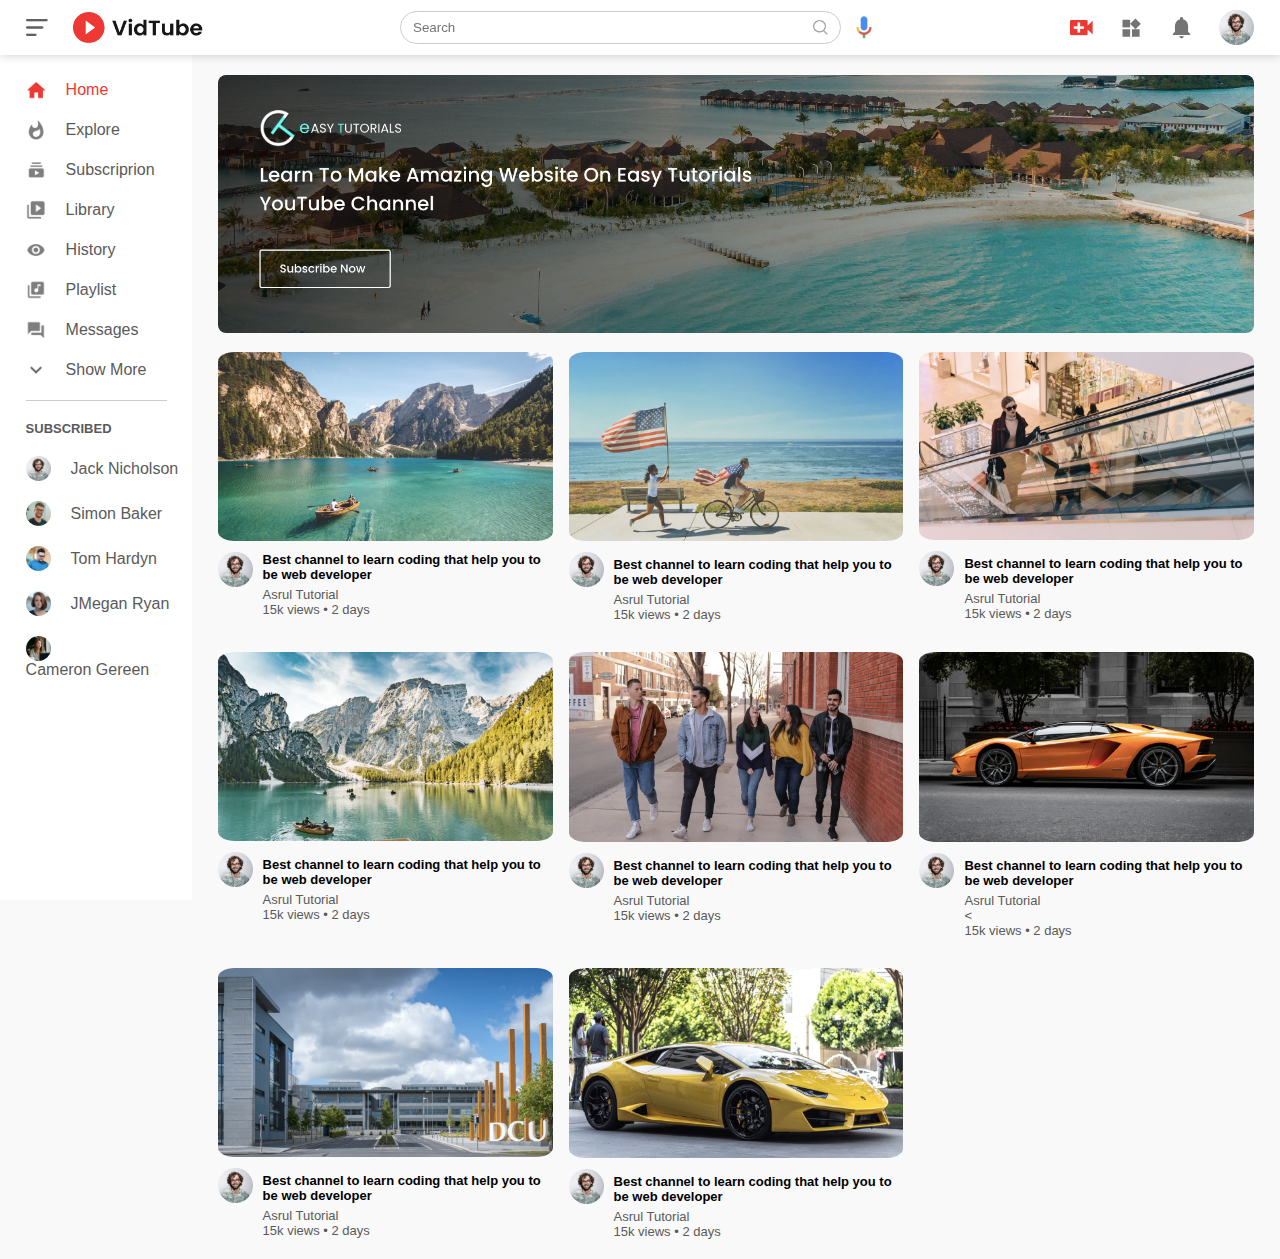
<file: index.html>
<!DOCTYPE html>
<html lang="en">
<head>
    <meta charset="UTF-8">
    <meta http-equiv="X-UA-Compatible" content="IE=edge">
    <meta name="viewport" content="width=device-width, initial-scale=1.0">
    <title>Youtube</title>
    <link rel="stylesheet" href="style.css">

</head>
<body>
    <nav class="flex-div">
        <div class="nav-left flex-div">
            <img src="images/menu.png" class="menu-icon">
            <img src="images/logo.png" class="logo">
        </div>
        <div class="nav-middle flex-div">
            <div class="search-box flex-div">
                <input type="text" placeholder="Search">
                <img src="images/search.png">
            </div>
            <img src="images/voice-search.png" class="mic-icon">
        </div>
        <div class="nav-right flex-div">
            <img src="images/upload.png">
            <img src="images/more.png">
            <img src="images/notification.png">
            <img src="images/Jack.png" class="user-icon">   
        </div>
    </nav>
    <!-- ------ sidebar-------- -->
    <div class="sidebar">
        <div class="shortcut-links">
            <a href=""><img src="images/home.png"><p>Home</p></a>
            <a href=""><img src="images/explore.png"><p>Explore</p></a>
            <a href=""><img src="images/subscriprion.png"><p>Subscriprion</p></a>
            <a href=""><img src="images/library.png"><p>Library</p></a>
            <a href=""><img src="images/history.png"><p>History</p></a>
            <a href=""><img src="images/playlist.png"><p>Playlist</p></a>
            <a href=""><img src="images/messages.png"><p>Messages</p></a>
            <a href=""><img src="images/show-more.png"><p>Show More</p></a>
            <hr>
        </div>
        <div class="subscribed-list">
            <h3>SUBSCRIBED</h3>
            <a href=""><img src="images/Jack.png"><p>Jack Nicholson</p></a>
            <a href=""><img src="images/simon.png"><p>Simon Baker</p></a>
            <a href=""><img src="images/tom.png"><p>Tom Hardyn</p></a>
            <a href=""><img src="images/megan.png"><p>JMegan Ryan</p></a>
            <a href=""><img src="images/cameron.png"><p>Cameron Gereen</p></a>

        </div>
    </div>
    <!-------- main---- -->
    <div class="container">
        <div class="banner">
            <img src="images/banner.png">
        </div>
    
        <div class="list-container">
            <div class="vid-list">
                <a href="play-video.html"><img src="images/thumbnail1.png" class="thumbnail"></a> 
                <div class="flex-div">
                    <img src="images/Jack.png">
                    <div class="vid-info">
                        <a href="play-video.html">Best channel to learn coding that help you to be web developer</a>
                        <p>Asrul Tutorial</p>
                        <p>15k views &bull; 2 days</p>
                    </div>
                </div>
            </div>
            <div class="vid-list">
                <a href=""><img src="images/thumbnail2.png" class="thumbnail"</a>
                <div class="flex-div">
                    <img src="images/Jack.png">
                    <div class="vid-info">
                        <a href="">Best channel to learn coding that help you to be web developer</a>
                        <p>Asrul Tutorial</p>
                        <p>15k views &bull; 2 days</p>
                    </div>
                </div>
            </div>
            <div class="vid-list">
                <a href=""><img src="images/thumbnail3.png" class="thumbnail"</a>
                <div class="flex-div">
                    <img src="images/Jack.png">
                    <div class="vid-info">
                        <a href="">Best channel to learn coding that help you to be web developer</a>
                        <p>Asrul Tutorial</p>
                        <p>15k views &bull; 2 days</p>
                    </div>
                </div>
            </div>
            <div class="vid-list">
                <a href=""><img src="images/thumbnail4.png" class="thumbnail"</a>
                <div class="flex-div">
                    <img src="images/Jack.png">
                    <div class="vid-info">
                        <a href="">Best channel to learn coding that help you to be web developer</a>
                        <p>Asrul Tutorial</p>
                        <p>15k views &bull; 2 days</p>
                    </div>
                </div>
            </div>
            <div class="vid-list">
                <a href=""><img src="images/thumbnail5.png" class="thumbnail"</a>
                <div class="flex-div">
                    <img src="images/Jack.png">
                    <div class="vid-info">
                        <a href="">Best channel to learn coding that help you to be web developer</a>
                        <p>Asrul Tutorial</p>
                        <p>15k views &bull; 2 days</p>
                    </div>
                </div>
            </div>
            <div class="vid-list">
                <a href=""><img src="images/thumbnail6.png" class="thumbnail"</a>
                <div class="flex-div">
                    <img src="images/Jack.png">
                    <div class="vid-info">
                        <a href="">Best channel to learn coding that help you to be web developer</a>
                        <p>Asrul Tutorial</p>
                        <<p>15k views &bull; 2 days</p>
                    </div>
                </div>
            </div>
            <div class="vid-list">
                <a href=""><img src="images/thumbnail7.png" class="thumbnail"</a>
                <div class="flex-div">
                    <img src="images/Jack.png">
                    <div class="vid-info">
                        <a href="">Best channel to learn coding that help you to be web developer</a>
                        <p>Asrul Tutorial</p>
                        <p>15k views &bull; 2 days</p>
                    </div>
                </div>
            </div>
            <div class="vid-list">
                <a href=""><img src="images/thumbnail8.png" class="thumbnail"</a>
                <div class="flex-div">
                    <img src="images/Jack.png">
                    <div class="vid-info">
                        <a href="">Best channel to learn coding that help you to be web developer</a>
                        <p>Asrul Tutorial</p>
                        <p>15k views &bull; 2 days</p>
                    </div>
                </div>
            </div>
        </div>
    </div>




    <script src="script.js"></script>
</body>
</html>
</file>
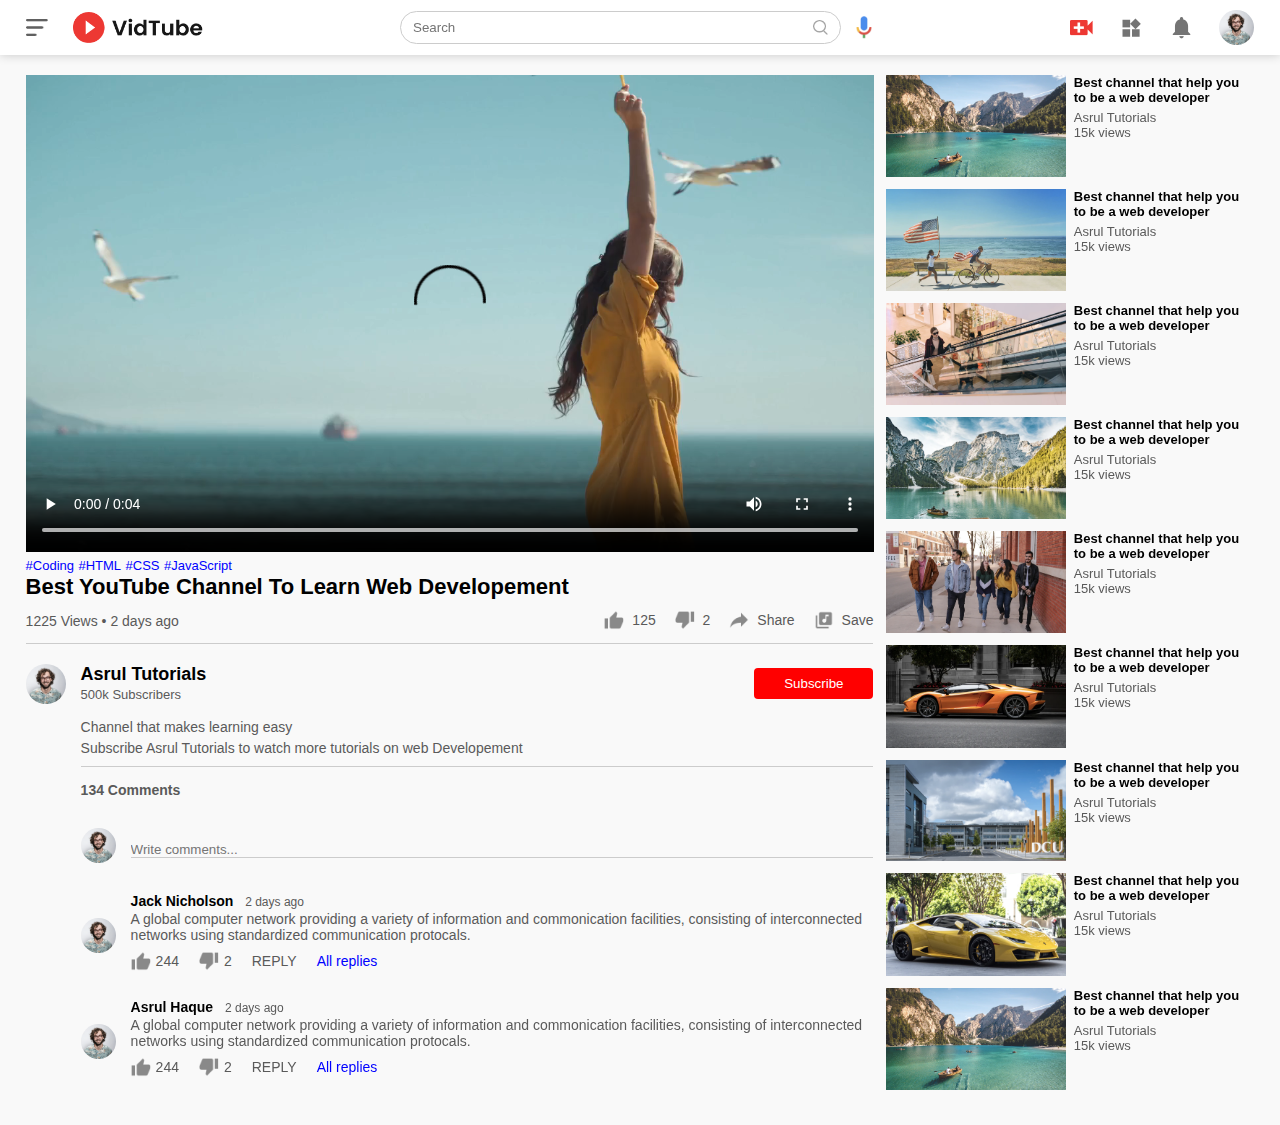
<file: play-video.html>
<!DOCTYPE html>
<html lang="en">
<head>
    <meta charset="UTF-8">
    <meta http-equiv="X-UA-Compatible" content="IE=edge">
    <meta name="viewport" content="width=device-width, initial-scale=1.0">
    <title>Play video</title>
    <link rel="stylesheet" href="style.css">
</head>
<body>
    <!-- Copy from main.htm index -->
    <nav class="flex-div">
        <div class="nav-left flex-div">
            <img src="images/menu.png" class="menu-icon">
            <img src="images/logo.png" class="logo">
        </div>
        <div class="nav-middle flex-div">
            <div class="search-box flex-div">
                <input type="text" placeholder="Search">
                <img src="images/search.png">
            </div>
            <img src="images/voice-search.png" class="mic-icon">
        </div>
        <div class="nav-right flex-div">
            <img src="images/upload.png">
            <img src="images/more.png">
            <img src="images/notification.png">
            <img src="images/Jack.png" class="user-icon">   
        </div>
    </nav>
    <!-- -----------end-------- -->

<div class="container play-container">
    <div class="row">
        <div class="play-video">
            <video controls autoplay>
                <source src="images/video.mp4" type="video/mp4">
            </video>
            <div class="tags">
                <a href="">#Coding</a> <a href="">#HTML</a> <a href="">#CSS</a> <a href="">#JavaScript</a>
            </div>
            <h3>Best YouTube Channel To Learn Web Developement</h3>
            <div class="play-video-info">
                <p>1225 Views &bull; 2 days ago</p>
                <div>
                    <a href=""><img src="images/like.png">125</a>
                    <a href=""><img src="images/dislike.png">2</a>
                    <a href=""><img src="images/share.png">Share</a>
                    <a href=""><img src="images/save.png">Save</a>
                </div>
            </div>
            <hr>
            <div class="plublisher">
                <img src="images/Jack.png">
                <div>
                    <p>Asrul Tutorials</p>
                    <span>500k Subscribers</span>
                </div>
                <button type="button">Subscribe</button>
            </div>
            <div class="vid-description">
                <p>Channel that makes learning easy</p>
                <p>Subscribe Asrul Tutorials to watch more tutorials on web Developement</p>
                <hr>
                <h4>134 Comments</h4>

                <div class="add-comment">
                    <img src="images/Jack.png">
                    <input type="text" placeholder="Write comments...">
                </div>
                <div class="old-comment">
                    <img src="images/Jack.png">
                    <div>
                        <h3>Jack Nicholson <span>2 days ago</span></h3>
                        <p>A global computer network providing a variety of information and commonication
                            facilities, consisting of interconnected networks using
                            standardized communication protocals.</p>
                        <div class="acomment-action">
                            <img src="images/like.png">
                            <span>244</span>
                            <img src="images/dislike.png">
                            <span>2</span>
                            <span>REPLY</span>
                            <a href="">All replies</a>
                        </div>
                    </div>
                </div>
                <div class="old-comment">
                    <img src="images/Jack.png">
                    <div>
                        <h3>Asrul Haque <span>2 days ago</span></h3>
                        <p>A global computer network providing a variety of information and commonication
                            facilities, consisting of interconnected networks using
                            standardized communication protocals.</p>
                        <div class="acomment-action">
                            <img src="images/like.png">
                            <span>244</span>
                            <img src="images/dislike.png">
                            <span>2</span>
                            <span>REPLY</span>
                            <a href="">All replies</a>
                        </div>
                    </div>
                </div>
            </div>

        </div>

        <div class="right-sidebar">

            <div class="side-video-list">
                <a href="" class="small-thumbnail"><img src="images/thumbnail1.png"></a>
                <div class="vid-info">
                    <a href="">Best channel that help you to be a web developer</a>
                    <p>Asrul Tutorials</p>
                    <p>15k views</p>
                </div>
            </div>
            <div class="side-video-list">
                <a href="" class="small-thumbnail"><img src="images/thumbnail2.png"></a>
                <div class="vid-info">
                    <a href="">Best channel that help you to be a web developer</a>
                    <p>Asrul Tutorials</p>
                    <p>15k views</p>
                </div>
            </div>
            <div class="side-video-list">
                <a href="" class="small-thumbnail"><img src="images/thumbnail3.png"></a>
                <div class="vid-info">
                    <a href="">Best channel that help you to be a web developer</a>
                    <p>Asrul Tutorials</p>
                    <p>15k views</p>
                </div>
            </div>
            <div class="side-video-list">
                <a href="" class="small-thumbnail"><img src="images/thumbnail4.png"></a>
                <div class="vid-info">
                    <a href="">Best channel that help you to be a web developer</a>
                    <p>Asrul Tutorials</p>
                    <p>15k views</p>
                </div>
            </div>
            <div class="side-video-list">
                <a href="" class="small-thumbnail"><img src="images/thumbnail5.png"></a>
                <div class="vid-info">
                    <a href="">Best channel that help you to be a web developer</a>
                    <p>Asrul Tutorials</p>
                    <p>15k views</p>
                </div>
            </div>
            <div class="side-video-list">
                <a href="" class="small-thumbnail"><img src="images/thumbnail6.png"></a>
                <div class="vid-info">
                    <a href="">Best channel that help you to be a web developer</a>
                    <p>Asrul Tutorials</p>
                    <p>15k views</p>
                </div>
            </div>
            <div class="side-video-list">
                <a href="" class="small-thumbnail"><img src="images/thumbnail7.png"></a>
                <div class="vid-info">
                    <a href="">Best channel that help you to be a web developer</a>
                    <p>Asrul Tutorials</p>
                    <p>15k views</p>
                </div>
            </div>
            <div class="side-video-list">
                <a href="" class="small-thumbnail"><img src="images/thumbnail8.png"></a>
                <div class="vid-info">
                    <a href="">Best channel that help you to be a web developer</a>
                    <p>Asrul Tutorials</p>
                    <p>15k views</p>
                </div>
            </div>
            <div class="side-video-list">
                <a href="" class="small-thumbnail"><img src="images/thumbnail1.png"></a>
                <div class="vid-info">
                    <a href="">Best channel that help you to be a web developer</a>
                    <p>Asrul Tutorials</p>
                    <p>15k views</p>
                </div>
            </div>
        </div>
    </div>

</div>
    
</body>
</html>
</file>
<file: style.css>
*{
    margin: 0;
    padding: 0;
    font-family: 'poppine', sans-serif;
    box-sizing: border-box;
}
a{
    text-decoration: none;
    color: #5a5a5a;
}
img{
    cursor: pointer;
}
.flex-div{
    display: flex;
    align-items: center;
}
nav{
    padding: 10px 2%;
    justify-content: space-between;
    box-shadow: 0 0 10px rgba(0, 0, 0, 0.2);
    background: #ffff;
    position: sticky;
    top: 0;
    z-index: 10;
}
.nav-right img{
    width: 25px;
    margin-right: 25px;
}
.nav-right .user-icon{
    width: 35px;
    border-radius: 50px;
    margin-right: 0;
}
.nav-left .menu-icon{
   width: 22px;
   margin-right: 25px; 
}
.nav-left .logo{
    width: 130px;
}
.nav-middle .mic-icon{
  width: 16px;  
}
.nav-middle .search-box{
    border: 1px solid #ccc;
    margin-right: 15px;
    padding: 8px 12px;
    border-radius: 25px;
}
.nav-middle .search-box input{
    width: 400px;
    border: 0;
    outline: 0;
    background: transparent;
}
.nav-middle .search-box img{
    width: 15px;   
}

/*--------- sidebar----------------- */

.sidebar{
    background: #fff;
    width: 15%;
    height: 100vh;
    position: fixed;
    top: 0;
    padding-left: 2%;
    padding-top: 80px;
}
.shortcut-links a img{
    width: 20px;
    margin-right: 20px;
}
.shortcut-links a{
    display: flex;
    align-items: center;
    margin-bottom: 20px;
    width: fit-content;
    flex-wrap: wrap;
}
.shortcut-links a:first-child{
    color: #ed3833;
}
.sidebar hr{
    border: 0;
    height: 1px;
    background: #ccc;
    width: 85%;
}
.subscribed-list h3{
    font-size: 13px;
    margin: 20px 0;
    color: #5a5a5a;
}
.subscribed-list a{
    display: flex;
    align-items: center;
    margin-bottom: 20px;
    width: fit-content;
    flex-wrap: wrap;
}
.subscribed-list a img{
    width: 25px;
    border-radius: 50%;
    margin-right: 20px;
}
.small-sidebar{
    width: 5%;
}
.small-sidebar a p{
    display: none;
}
.small-sidebar h3{
    display: none;
}
.small-sidebar hr{
    width: 50%;
    margin-bottom: 25px;
}
/* ----- main -----------*/

.container{
    background: #f9f9f9;
    padding-left: 17%;
    padding-right: 2%;
    padding-top: 20px;
    padding-bottom: 20px;
}
.large-container{
    padding-left: 7%;
}
.banner{
    width: 100%;
}
.banner img{
    width: 100%;
    border-radius: 8px;
}
.list-container{
    display: grid;
    grid-template-columns: repeat(auto-fit, minmax(250px, 1fr));
    grid-column-gap: 16px;
    grid-row-gap: 30px;
    margin-top: 15px;
}
.vid-list .thumbnail{
    width: 100%;
    border-radius: 5%;
}
.vid-list .flex-div{
    align-items: flex-start;
    margin-top: 7px;
}
.vid-list .flex-div img{
    width: 35px;
    margin-right: 10px;
    border-radius: 50%;
}
.vid-info{
    color: #5a5a5a;
    font-size: 13px;
}
.vid-info a{
    color: #000;
    font-weight: 600;
    display: block;
    margin-bottom: 5px;
}


@media (max-width:900px){
    .menu-icon{
        display: none;
    }
    .sidebar{
       display: none; 
    }
    .container, .large-container{
        padding-left: 5%;
        padding-right: 5%;
    }
    .nav-right img{
        display: none;
    }
    .nav-right .user-icon{
        display: block;
        width: 30px;
    }
    .nav-middle .search-box input{
        width: 100%;
    }
    .nav-middle .mic-icon{
        display: none;
    }
    .logo{
        width: 90px;
    }
}

/*----------------- play video page -----------------*/

.play-container{
    padding-left: 2%;
}
.row{
    display: flex;
    justify-content: space-between;
    flex-wrap: wrap;
}
.play-video{
    flex-basis: 69%;
}
.right-sidebar{
    flex-basis: 30%;
}
.play-video video{
    width: 100%;
}

.side-video-list{
    display: flex;
    justify-content: space-between;
    margin-bottom: 8px;
}
.side-video-list img{
    width: 100%;
}
.side-video-list .small-thumbnail{
    flex-basis: 49%;
}
.side-video-list .vid-info{
    flex-basis: 49%;
}
.play-video .tags a{
    color: #0000ff;
    font-size: 13px;
}
.play-video h3{
    font-weight: 600;
    font-size: 22px;
}
.play-video .play-video-info{
    display: flex;
    align-items: center;
    justify-content: space-between;
    flex-wrap: wrap;
    margin-top: 10px;
    font-size: 14px;
    color: #5a5a5a;
}
.play-video .play-video-info a img{
    width: 20px;
    margin-right: 8px;
}
.play-video .play-video-info a{
    display: inline-flex;
    align-items: center;
    margin-left: 15px;
}
.play-video hr{
    border: 0;
    height: 1px;
    background: #ccc;
    margin: 10px 0;
}
.plublisher{
    display: flex;
    align-items: center;
    margin-top: 20px;
}
.plublisher div{
    flex: 1;
}
.plublisher img{
    width: 40px;
    border-radius: 50%;
    margin-right: 15px;
}
.plublisher div p{
    color: #000;
    font-weight: 600;
    font-size: 18px;
}
.plublisher div span{
    font-size: 13px;
    color: #5a5a5a;
}
.plublisher button{
    background: red;
    color: #fff;
    padding: 8px 30px;
    border: 0;
    outline: 0;
    border-radius: 4px;
    cursor: pointer;
}
.vid-description{
    padding-left: 55px;
    margin: 15px 0;
}
.vid-description p{
    font-size: 14px;
    margin-bottom: 5px;
    color: #5a5a5a;
}
.vid-description h4{
   font-size: 14px;
   color: #5a5a5a;
   margin-top: 15px; 
}
.add-comment{
    display: flex;
    align-items: center;
    margin: 30px 0;
}
.add-comment img{
    width: 35px;
    border-radius: 50%;
    margin-right: 15px;
}
.add-comment input{
    border: 0;
    outline: 0;
    border-bottom: 1px solid #ccc;
    width: 100%;
    padding-top: 10px;
    background: transparent;
}
.old-comment{
    display: flex;
    align-items: center;
    margin: 20px 0;
}
.old-comment img{
    width: 35px;
    border-radius: 50%;
    margin-right: 15px;
}
.old-comment h3{
    font-size: 14px;
    margin-bottom: 2px;
}
.old-comment h3 span{
    font-size: 12px;
    color: #5a5a5a;
    font-weight: 500;
    margin-left: 8px;
}
.old-comment .acomment-action{
    display: flex;
    align-items: center;
    margin: 8px 0;
    font-size: 14px;
}
.old-comment .acomment-action img{
    border-radius: 0;
    width: 20px;
    margin-right: 5px;
}
.old-comment .acomment-action span{
    margin-right: 20px;
    color: #5a5a5a;
}
.old-comment .acomment-action a{
    color: #0000ff;
}

/* -------resposive--- */
@media (max-width:900px){
    .play-video{
        flex-basis: 100%;
    }
    .right-sidebar{
        flex-basis: 100%;
    }
    .play-container{
        padding-left: 5%;
    }
    .vid-description{
        padding-left: 0;
    }
    .play-video .play-video-info a{
        margin-left: 0;
        margin-right: 15px;
        margin-top: 15px;
    }
}
</file>
